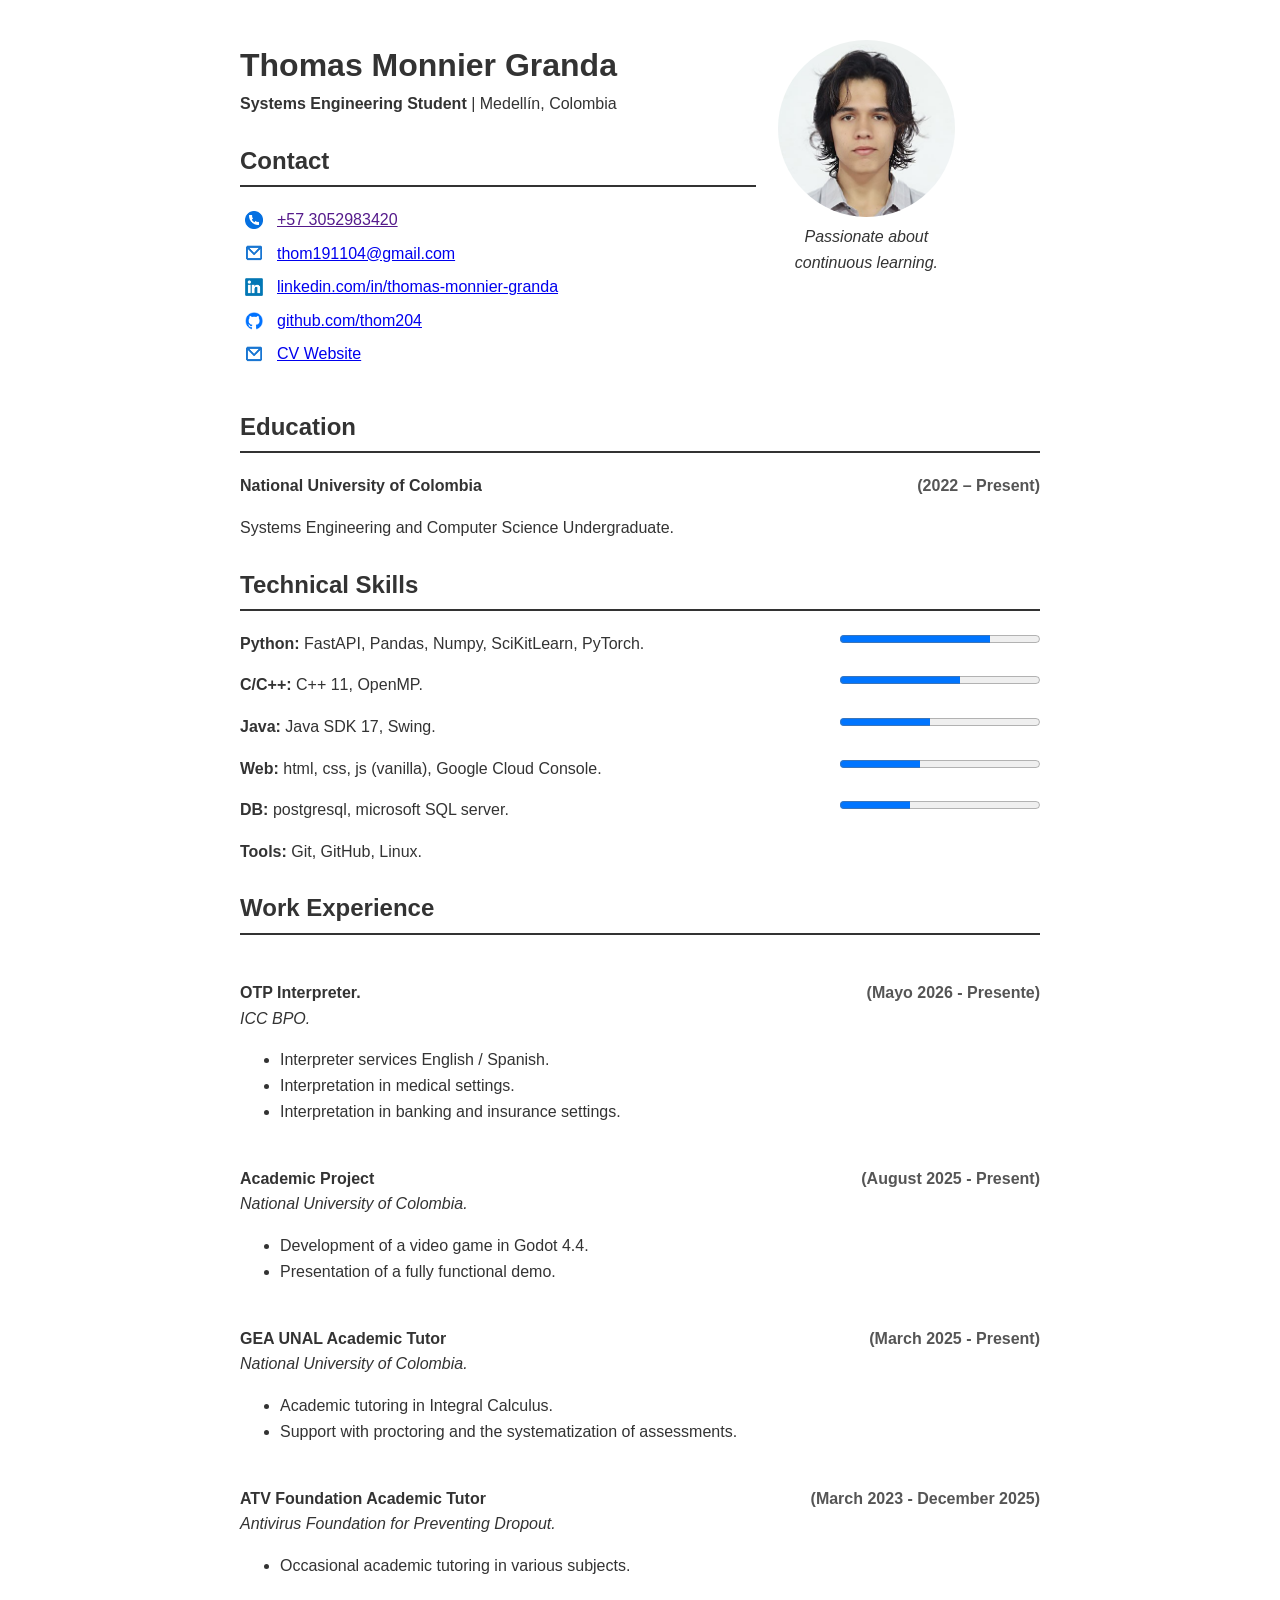
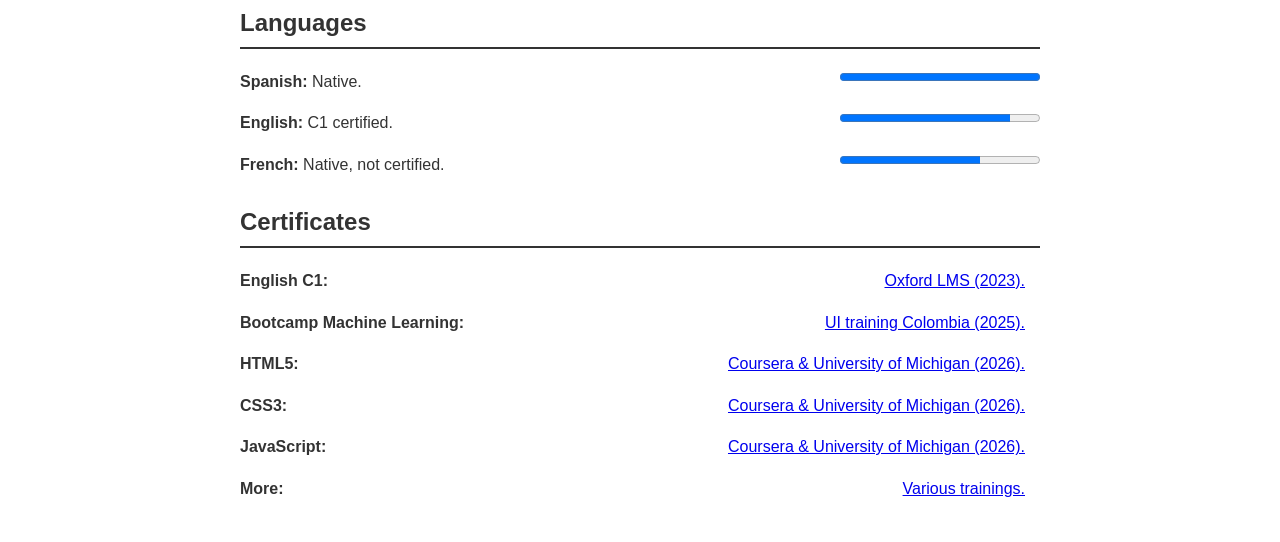
<file: index.html>
<!DOCTYPE html>
<html lang="en">
<head>
    <meta charset="UTF-8">
    <title>Thomas Monnier Granda CV</title>
    <link rel="stylesheet" href="style.css">
</head>
<body>

    <header>
        <div>
            <h1>Thomas Monnier Granda</h1>
            <p><strong>Systems Engineering Student </strong>| Medellín, Colombia</p>

            <h2>Contact</h2>            
            <ul class = "contact" style="list-style: none">
                <li class = "nats" id = "Phone number" style="background-image: url('telephone.png');"><a href="" target="_blank">+57 3052983420</a></li>
                <li class = "nats" id = "Email"><a href="mailto:thon191104@gmail.com">thom191104@gmail.com</a></li>
                <li class = "nats" id = "LinkedIn" style="background-image: url('linkedin_favicon.png');"><a href="https://linkedin.com/in/thomas-monnier-granda" target="_blank">linkedin.com/in/thomas-monnier-granda</a></li>
                <li class = "nats" id = "GitHub" style="background-image: url('github_favicon.png');"><a href="https://www.github.com/thom204" target="_blank">github.com/thom204</a></li>
                <li class = "nats" id = "WebSite"><a href="https://thom204.github.io/CV/">CV Website</a></li>
            </ul>
        </div>
        <figure class = "nats"><img src="thonas.jpg" alt="profile picture"><figcaption><i class="nats">Passionate about continuous learning.</i></figcaption></figure>
    </header>

    <main>
        <section id="formacion">
            <h2>Education</h2>
            <article>
                <div class="job-header">
                    <span>National University of Colombia</span>
                    <span class="date">(2022 – Present)</span>
                </div>
                <p>Systems Engineering and Computer Science Undergraduate.</p>
            </article>
        </section>

        <section id="habilidades">
            <h2>Technical Skills</h2>
            <p class = "skill"><strong>Python:</strong> FastAPI, Pandas, Numpy, SciKitLearn, PyTorch.<progress value = "75" max="100">Experienced</progress></p>
            <p class = "skill"><strong>C/C++:</strong> C++ 11, OpenMP. <progress value = "60" max="100">Mid level</progress></p>
            <p class = "skill"><strong>Java:</strong> Java SDK 17, Swing. <progress value = "45" max = "100">Mid level</progress></p>
            <p class = "skill"><strong>Web:</strong> html, css, js (vanilla), Google Cloud Console. <progress value = "40" max="100">Junior</progress></p>
            <p class = "skill"><strong>DB:</strong> postgresql, microsoft SQL server. <progress value = "35" max = "100">Junior</progress></p>
            <p class = "skill"><strong>Tools:</strong> Git, GitHub, Linux.</p>
        </section>


        <section id="experiencia">
            <h2>Work Experience</h2>
            <br>
            <article>
                <div class="job-header">
                    <span><b>OTP Interpreter.</b></span>
                    <span class="date">(Mayo 2026 - Presente)</span>
                </div>
                <span><i>ICC BPO.</i></span>
                <ul>
                    <li>Interpreter services English / Spanish.</li>
                    <li>Interpretation in medical settings.</li>
                    <li>Interpretation in banking and insurance settings.</li>
                </ul>
            </article>
            <br>
            <article>
                <div class="job-header">
                    <span><b>Academic Project</b></span>
                    <span class="date">(August 2025 - Present)</span>
                </div>
                <span><i>National University of Colombia.</i></span>
                <ul>
                    <li>Development of a video game in Godot 4.4.</li>
                    <li>Presentation of a fully functional demo.</li>
                </ul>
            </article>
            <br>
            <article>
                <div class="job-header">
                    <span><b>GEA UNAL Academic Tutor</b></span>
                    <span class="date">(March 2025 - Present)</span>
                </div>
                <span><i>National University of Colombia.</i></span>
                <ul>
                    <li>Academic tutoring in Integral Calculus.</li>
                    <li>Support with proctoring and the systematization of assessments.</li>
                </ul>
            </article>
            <br>
            <article>
                <div class="job-header">
                    <span><b>ATV Foundation Academic Tutor</b></span>
                    <span class="date">(March 2023 - December 2025)</span>
                </div>
                <span><i>Antivirus Foundation for Preventing Dropout.</i></span>
                <ul>
                    <li>Occasional academic tutoring in various subjects.</li>
                </ul>
            </article>

        </section>


        <section id = "idiomas">
            <h2>Languages</h2>
            <p class = "skill"><strong>Spanish:</strong> Native.<progress value = "100" max="100">Mid level</progress></p>
            <p class = "skill"><strong>English:</strong> C1 certified.<progress value = "85" max="100">Mid level</progress></p>
            <p class = "skill"><strong>French:</strong> Native, not certified. <progress value = "70" max="100">Mid level</progress></p>
        </section>

        <section id = "certificates">
            <h2>Certificates</h2>
            <p><strong>English C1:</strong> <a href="https://drive.google.com/file/d/1DFYclZLSsvCA1lEmCleEXO1F4YN1NQ0H/view?usp=drive_link" target="_blank"> Oxford LMS (2023).</a></p>
            <p><strong>Bootcamp Machine Learning:</strong> <a href="https://drive.google.com/file/d/1ngA2L0c5LaVwTw6hCEINxq6SC86e-KhB/view?usp=drive_link" target="_blank"> UI training Colombia (2025).</a></p>
            <p><strong>HTML5:</strong> <a href="https://drive.google.com/file/d/1J8PS8hbBQRYXPaD6PbsJYQoX4-aZ9AAq/view?usp=drive_link" target="_blank"> Coursera & University of Michigan (2026).</a></p>
            <p><strong>CSS3:</strong> <a href="https://drive.google.com/file/d/1xmxvpSUJpry9a50axkxEhRKc8qydB7U1/view?usp=drive_link" target="_blank"> Coursera & University of Michigan (2026).</a></p>
            <p><strong>JavaScript:</strong> <a href="https://drive.google.com/file/d/1iEdY4hUMWg7lLpjsThUdxecl5URyrErk/view?usp=drive_link" target="_blank"> Coursera & University of Michigan (2026).</a></p>
            <p><strong>More:</strong> <a href="https://drive.google.com/drive/folders/1fJfVV7tiWXIPMMLW-1UoXBksyVkDrd0X?usp=sharing" target="_blank"> Various trainings.</a></p>
        </section>
    </main>

    <!--<script src = "script.js"></script>-->
</body>
</html>
</file>
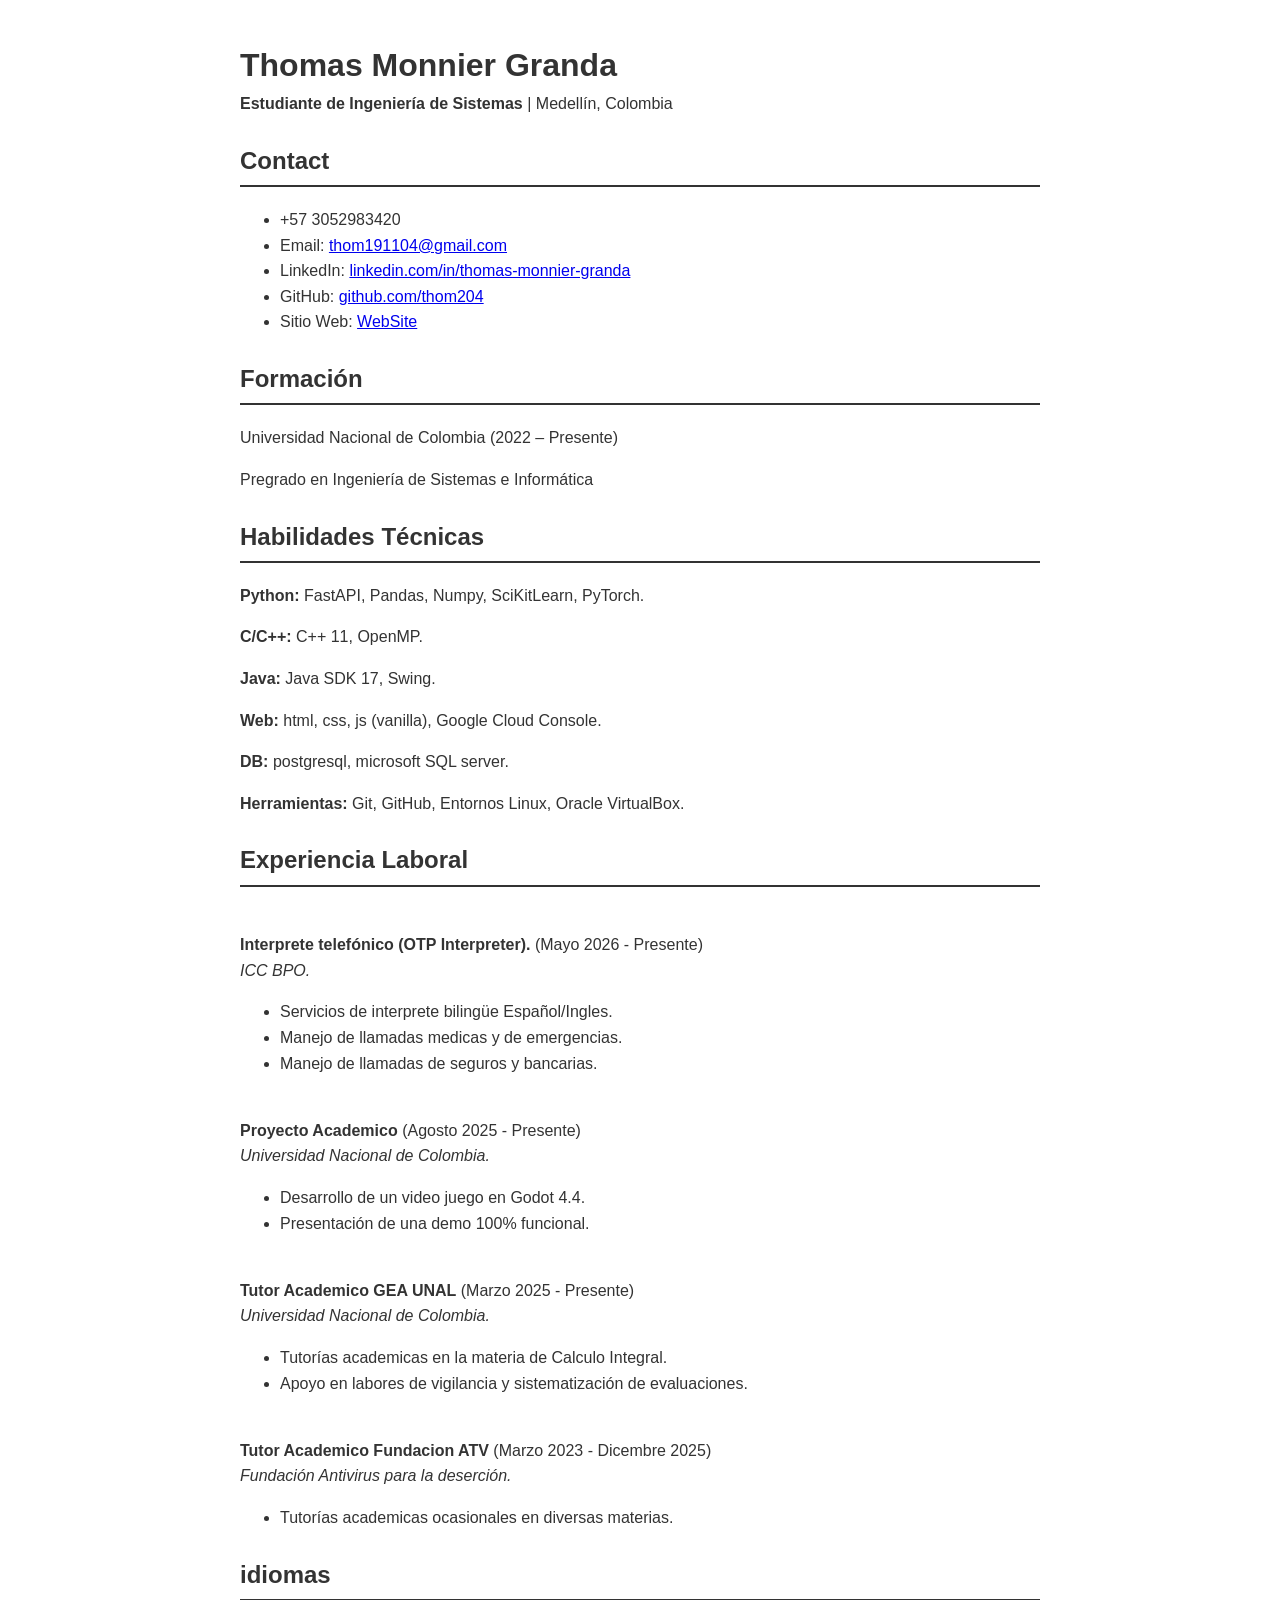
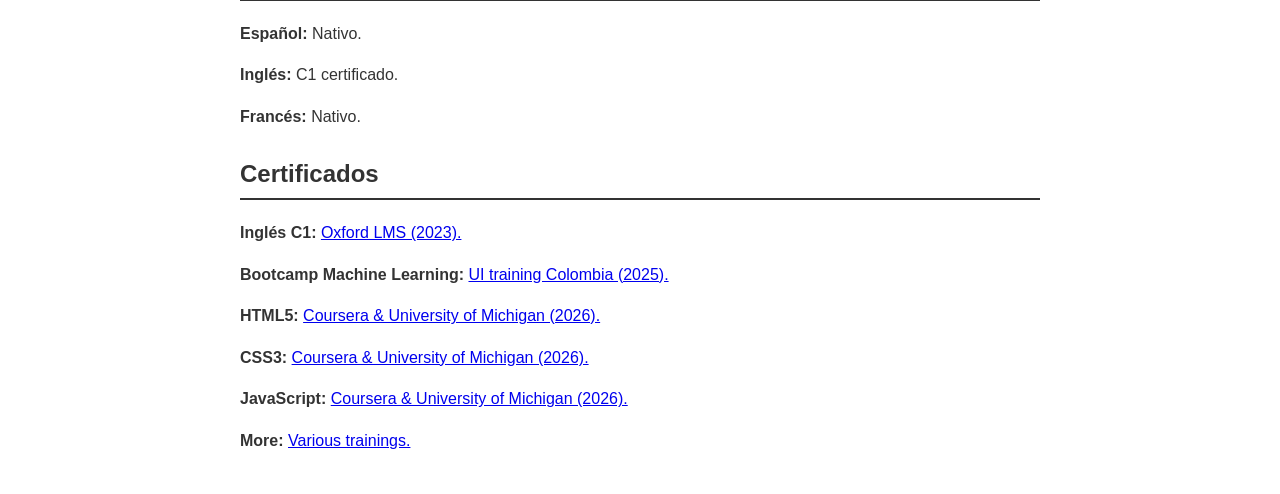
<file: ats.html>
<!DOCTYPE html>
<html lang="es">
<head>
    <meta charset="UTF-8">
    <title>Thomas Monnier Granda CV</title>
    <link rel="stylesheet" href="atStyle.css">
</head>
<body>

    <header>
        <div>
            <h1>Thomas Monnier Granda</h1>
            <p><strong>Estudiante de Ingeniería de Sistemas </strong>| Medellín, Colombia</p>

            <h2>Contact</h2>            
            <ul class = "contact" style="list-style: none">
                <li class = "nats" id = "Numero de contacto" href="" target="_blank">+57 3052983420</a></li>
                <li class = "nats" id = "Email"><a href="mailto:thon191104@gmail.com">thom191104@gmail.com</a></li>
                <li class = "nats" id = "LinkedIn"><a href="https://linkedin.com/in/thomas-monnier-granda" target="_blank">linkedin.com/in/thomas-monnier-granda</a></li>
                <li class = "nats" id = "GitHub"><a href="https://www.github.com/thom204" target="_blank">github.com/thom204</a></li>
                <li class = "nats" id = "Sitio Web"><a href="https://thom204.github.io/CV/">WebSite</a></li>
            </ul>
        </div>
        <figure class = "nats"><img src="thonas.jpg" alt="profile picture"><figcaption><i>Amante apasionado del aprendizaje continuo.</i></figcaption></figure>
    </header>

    <main>
        <section id="formacion">
            <h2>Formación</h2>
            <article>
                <div class="job-header">
                    <span>Universidad Nacional de Colombia</span>
                    <span class="date">(2022 – Presente)</span>
                </div>
                <p>Pregrado en Ingeniería de Sistemas e Informática</p>
            </article>
        </section>

        <section id="habilidades">
            <h2>Habilidades Técnicas</h2>
            <p class = "skill"><strong>Python:</strong> FastAPI, Pandas, Numpy, SciKitLearn, PyTorch.<progress value = "75" max="100">Experienced</progress></p>
            <p class = "skill"><strong>C/C++:</strong> C++ 11, OpenMP. <progress value = "60" max="100">Mid level</progress></p>
            <p class = "skill"><strong>Java:</strong> Java SDK 17, Swing. <progress value = "45" max = "100">Mid level</progress></p>
            <p class = "skill"><strong>Web:</strong> html, css, js (vanilla), Google Cloud Console. <progress value = "40" max="100">Junior</progress></p>
            <p class = "skill"><strong>DB:</strong> postgresql, microsoft SQL server. <progress value = "35" max = "100">Junior</progress></p>
            <p class = "skill"><strong>Herramientas:</strong> Git, GitHub, Entornos Linux, Oracle VirtualBox.</p>
        </section>


        <section id="experiencia">
            <h2>Experiencia Laboral</h2>
            <br>
            <article>
                <div class="job-header">
                    <span><b>Interprete telefónico (OTP Interpreter).</b></span>
                    <span class="date">(Mayo 2026 - Presente)</span>
                </div>
                <span><i>ICC BPO.</i></span>
                <ul>
                    <li>Servicios de interprete bilingüe Español/Ingles.</li>
                    <li>Manejo de llamadas medicas y de emergencias.</li>
                    <li>Manejo de llamadas de seguros y bancarias.</li>
                </ul>
            </article>
            <br>
            <article>
                <div class="job-header">
                    <span><b>Proyecto Academico</b></span>
                    <span class="date">(Agosto 2025 - Presente)</span>
                </div>
                <span><i>Universidad Nacional de Colombia.</i></span>
                <ul>
                    <li>Desarrollo de un video juego en Godot 4.4.</li>
                    <li>Presentación de una demo 100% funcional.</li>
                </ul>
            </article>
            <br>
            <article>
                <div class="job-header">
                    <span><b>Tutor Academico GEA UNAL</b></span>
                    <span class="date">(Marzo 2025 - Presente)</span>
                </div>
                <span><i>Universidad Nacional de Colombia.</i></span>
                <ul>
                    <li>Tutorías academicas en la materia de Calculo Integral.</li>
                    <li>Apoyo en labores de vigilancia y sistematización de evaluaciones.</li>
                </ul>
            </article>
            <br>
            <article>
                <div class="job-header">
                    <span><b>Tutor Academico Fundacion ATV</b></span>
                    <span class="date">(Marzo 2023 - Dicembre 2025)</span>
                </div>
                <span><i>Fundación Antivirus para la deserción.</i></span>
                <ul>
                    <li>Tutorías academicas ocasionales en diversas materias.</li>
                </ul>
            </article>
           

        </section>


        <section id = "idiomas">
            <h2>idiomas</h2>
            <p class = "skill"><strong>Español:</strong> Nativo.<progress value = "100" max="100"></progress></p>
            <p class = "skill"><strong>Inglés:</strong> C1 certificado.<progress value = "85" max="100"></progress></p>
            <p class = "skill"><strong>Francés:</strong> Nativo. <progress value = "70" max="100"></progress></p>
        </section>

        <section id = "certificates">
            <h2>Certificados</h2>
            <p><strong>Inglés C1:</strong> <a href="https://drive.google.com/file/d/1DFYclZLSsvCA1lEmCleEXO1F4YN1NQ0H/view?usp=drive_link" target="_blank"> Oxford LMS (2023).</a></p>
            <p><strong>Bootcamp Machine Learning:</strong> <a href="https://drive.google.com/file/d/1ngA2L0c5LaVwTw6hCEINxq6SC86e-KhB/view?usp=drive_link" target="_blank"> UI training Colombia (2025).</a></p>
            <p><strong>HTML5:</strong> <a href="https://drive.google.com/file/d/1J8PS8hbBQRYXPaD6PbsJYQoX4-aZ9AAq/view?usp=drive_link" target="_blank"> Coursera & University of Michigan (2026).</a></p>
            <p><strong>CSS3:</strong> <a href="https://drive.google.com/file/d/1xmxvpSUJpry9a50axkxEhRKc8qydB7U1/view?usp=drive_link" target="_blank"> Coursera & University of Michigan (2026).</a></p>
            <p><strong>JavaScript:</strong> <a href="https://drive.google.com/file/d/1iEdY4hUMWg7lLpjsThUdxecl5URyrErk/view?usp=drive_link" target="_blank"> Coursera & University of Michigan (2026).</a></p>
            <p><strong>More:</strong> <a href="https://drive.google.com/drive/folders/1fJfVV7tiWXIPMMLW-1UoXBksyVkDrd0X?usp=sharing" target="_blank"> Various trainings.</a></p>
        </section>
    </main>

    <script src = "script.js"></script>
</body>
</html>
</file>
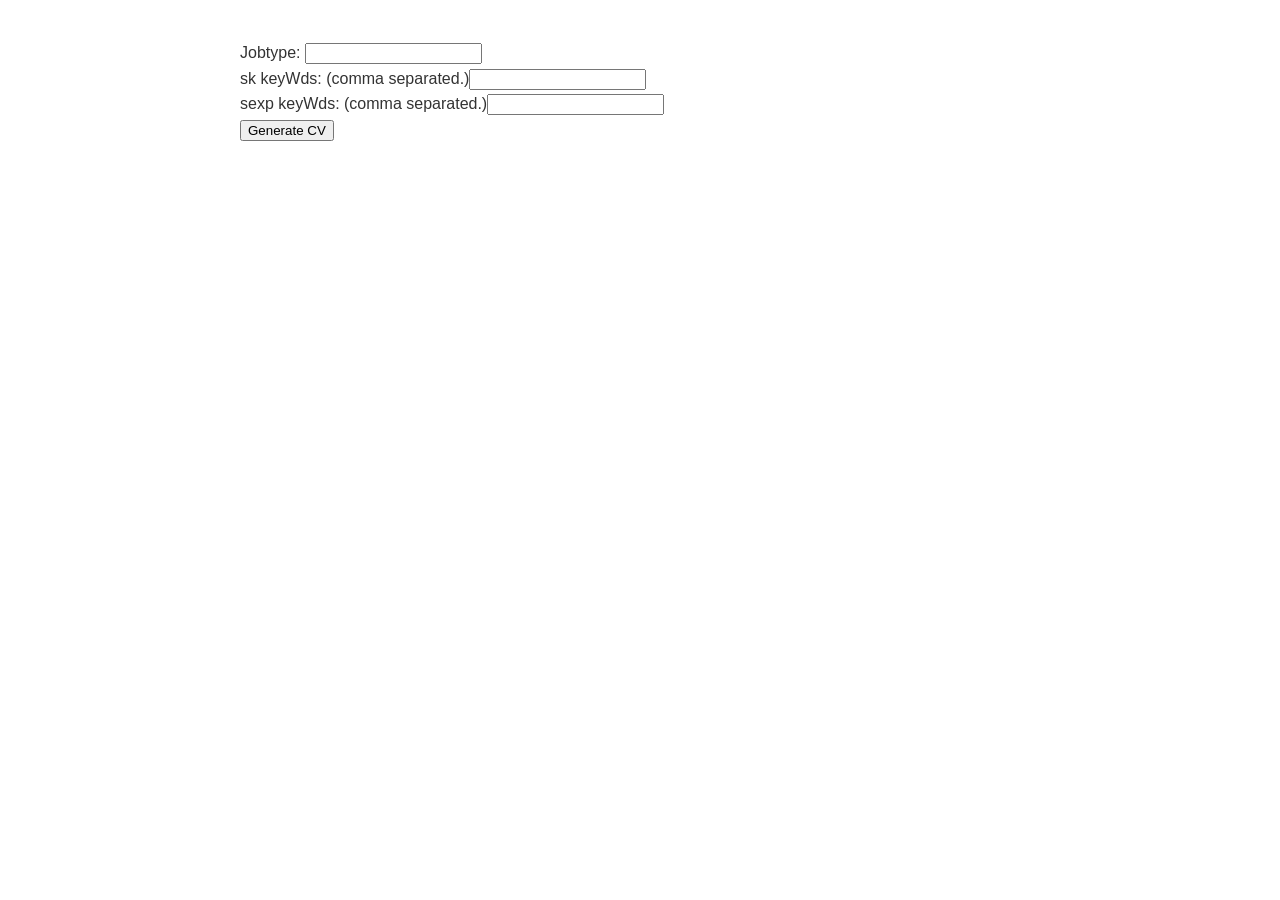
<file: gen.html>
<!DOCTYPE html>
<html lang="en">
<head>
    <meta charset="UTF-8">
    <meta name="viewport" content="width=device-width, initial-scale=1.0">
    <title>Document</title>
    <link rel = "stylesheet" href="style.css">
</head>
<body>
    <form action="ats.html" method="GET">
        <span><label for = "jt">Jobtype: </label><input name = "jt" type="text"></span>
        <span><label for = "skkw">sk keyWds: (comma separated.)</label><input name = "skkw" type="text"></span>
        <span><label for = "expkw">sexp keyWds: (comma separated.)</label><input name = "expkw" type="text"></span>
        <button type="submit">Generate CV</button>
    </article>
</body>
</html>
</file>
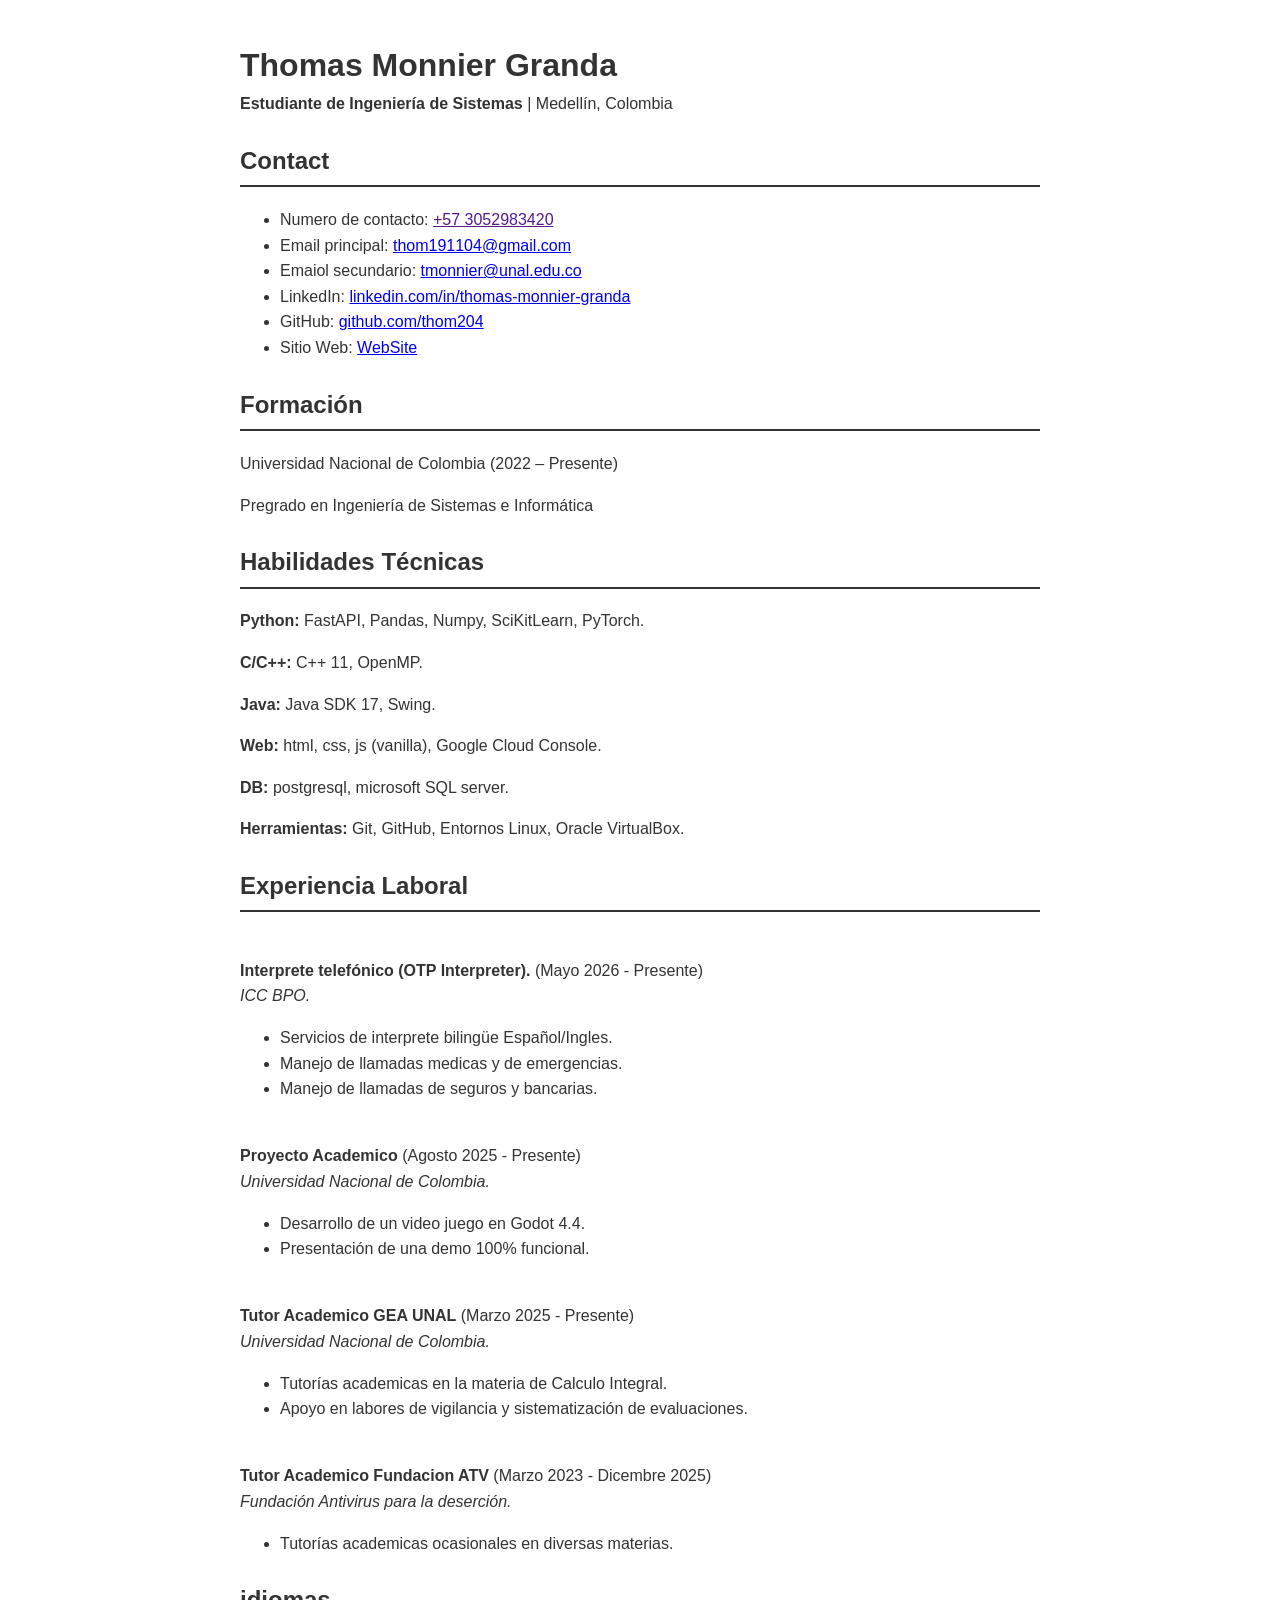
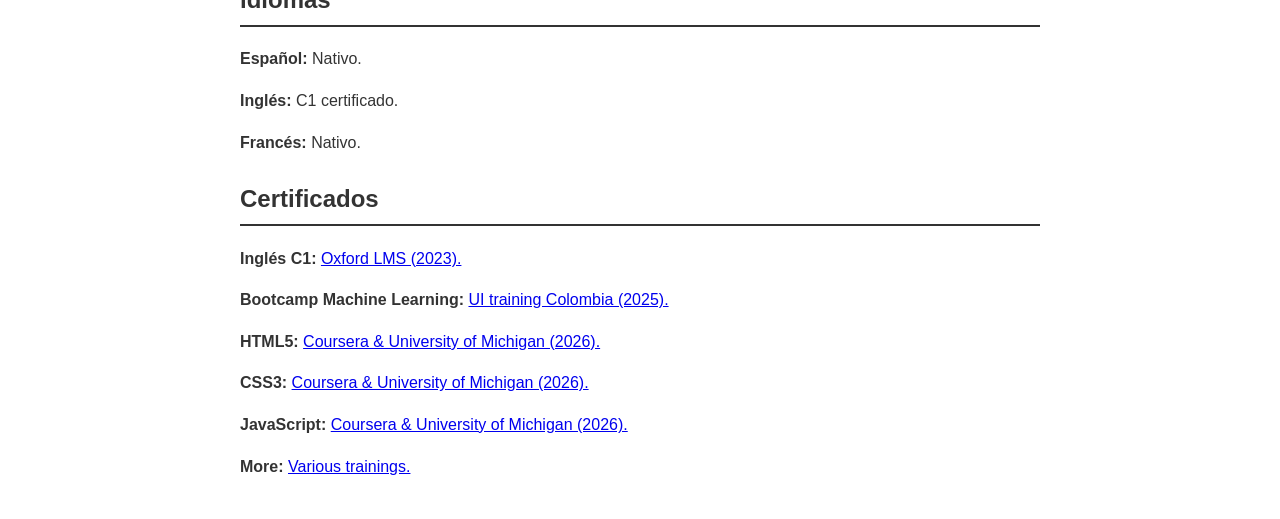
<file: spindex.html>
<!DOCTYPE html>
<html lang="es">
<head>
    <meta charset="UTF-8">
    <title>CV de Thomas Monnier Granda</title>
    <link rel="stylesheet" href="atStyle.css">
</head>
<body>

    <header>
        <div>
            <h1>Thomas Monnier Granda</h1>
            <p><strong>Estudiante de Ingeniería de Sistemas </strong>| Medellín, Colombia</p>

            <h2>Contact</h2>            
            <ul class = "contact" style="list-style: none">
                <li class = "nats" id = "Numero de contacto" style="background-image: url('telephone.png');"><a href="" target="_blank">+57 3052983420</a></li>
                <li class = "nats" id = "Email principal"><a href="mailto:thon191104@gmail.com">thom191104@gmail.com</a></li>
                <li class = "nats" id = "Emaiol secundario"><a href="mailto:tmonnier@unal.edu.co">tmonnier@unal.edu.co</a></li>
                <li class = "nats" id = "LinkedIn" style="background-image: url('linkedin_favicon.png');"><a href="https://linkedin.com/in/thomas-monnier-granda" target="_blank">linkedin.com/in/thomas-monnier-granda</a></li>
                <li class = "nats" id = "GitHub" style="background-image: url('github_favicon.png');"><a href="https://www.github.com/thom204" target="_blank">github.com/thom204</a></li>
                <li class = "nats" id = "Sitio Web"><a href="https://thom204.github.io/CV/">WebSite</a></li>
            </ul>
        </div>
        <figure class = "nats"><img src="thonas.jpg" alt="profile picture"><figcaption><i>Amante apasionado del aprendizaje continuo.</i></figcaption></figure>
    </header>

    <main>
        <section id="formacion">
            <h2>Formación</h2>
            <article>
                <div class="job-header">
                    <span>Universidad Nacional de Colombia</span>
                    <span class="date">(2022 – Presente)</span>
                </div>
                <p>Pregrado en Ingeniería de Sistemas e Informática</p>
            </article>
        </section>

        <section id="habilidades">
            <h2>Habilidades Técnicas</h2>
            <p class = "skill"><strong>Python:</strong> FastAPI, Pandas, Numpy, SciKitLearn, PyTorch.<progress value = "75" max="100">Experienced</progress></p>
            <p class = "skill"><strong>C/C++:</strong> C++ 11, OpenMP. <progress value = "60" max="100">Mid level</progress></p>
            <p class = "skill"><strong>Java:</strong> Java SDK 17, Swing. <progress value = "45" max = "100">Mid level</progress></p>
            <p class = "skill"><strong>Web:</strong> html, css, js (vanilla), Google Cloud Console. <progress value = "40" max="100">Junior</progress></p>
            <p class = "skill"><strong>DB:</strong> postgresql, microsoft SQL server. <progress value = "35" max = "100">Junior</progress></p>
            <p class = "skill"><strong>Herramientas:</strong> Git, GitHub, Entornos Linux, Oracle VirtualBox.</p>
        </section>


        <section id="experiencia">
            <h2>Experiencia Laboral</h2>
            <br>
            <article>
                <div class="job-header">
                    <span><b>Interprete telefónico (OTP Interpreter).</b></span>
                    <span class="date">(Mayo 2026 - Presente)</span>
                </div>
                <span><i>ICC BPO.</i></span>
                <ul>
                    <li>Servicios de interprete bilingüe Español/Ingles.</li>
                    <li>Manejo de llamadas medicas y de emergencias.</li>
                    <li>Manejo de llamadas de seguros y bancarias.</li>
                </ul>
            </article>
            <br>
            <article>
                <div class="job-header">
                    <span><b>Proyecto Academico</b></span>
                    <span class="date">(Agosto 2025 - Presente)</span>
                </div>
                <span><i>Universidad Nacional de Colombia.</i></span>
                <ul>
                    <li>Desarrollo de un video juego en Godot 4.4.</li>
                    <li>Presentación de una demo 100% funcional.</li>
                </ul>
            </article>
            <br>
            <article>
                <div class="job-header">
                    <span><b>Tutor Academico GEA UNAL</b></span>
                    <span class="date">(Marzo 2025 - Presente)</span>
                </div>
                <span><i>Universidad Nacional de Colombia.</i></span>
                <ul>
                    <li>Tutorías academicas en la materia de Calculo Integral.</li>
                    <li>Apoyo en labores de vigilancia y sistematización de evaluaciones.</li>
                </ul>
            </article>
            <br>
            <article>
                <div class="job-header">
                    <span><b>Tutor Academico Fundacion ATV</b></span>
                    <span class="date">(Marzo 2023 - Dicembre 2025)</span>
                </div>
                <span><i>Fundación Antivirus para la deserción.</i></span>
                <ul>
                    <li>Tutorías academicas ocasionales en diversas materias.</li>
                </ul>
            </article>
           

        </section>


        <section id = "idiomas">
            <h2>idiomas</h2>
            <p class = "skill"><strong>Español:</strong> Nativo.<progress value = "100" max="100"></progress></p>
            <p class = "skill"><strong>Inglés:</strong> C1 certificado.<progress value = "85" max="100"></progress></p>
            <p class = "skill"><strong>Francés:</strong> Nativo. <progress value = "70" max="100"></progress></p>
        </section>

        <section id = "certificates">
            <h2>Certificados</h2>
            <p><strong>Inglés C1:</strong> <a href="https://drive.google.com/file/d/1DFYclZLSsvCA1lEmCleEXO1F4YN1NQ0H/view?usp=drive_link" target="_blank"> Oxford LMS (2023).</a></p>
            <p><strong>Bootcamp Machine Learning:</strong> <a href="https://drive.google.com/file/d/1ngA2L0c5LaVwTw6hCEINxq6SC86e-KhB/view?usp=drive_link" target="_blank"> UI training Colombia (2025).</a></p>
            <p><strong>HTML5:</strong> <a href="https://drive.google.com/file/d/1J8PS8hbBQRYXPaD6PbsJYQoX4-aZ9AAq/view?usp=drive_link" target="_blank"> Coursera & University of Michigan (2026).</a></p>
            <p><strong>CSS3:</strong> <a href="https://drive.google.com/file/d/1xmxvpSUJpry9a50axkxEhRKc8qydB7U1/view?usp=drive_link" target="_blank"> Coursera & University of Michigan (2026).</a></p>
            <p><strong>JavaScript:</strong> <a href="https://drive.google.com/file/d/1iEdY4hUMWg7lLpjsThUdxecl5URyrErk/view?usp=drive_link" target="_blank"> Coursera & University of Michigan (2026).</a></p>
            <p><strong>More:</strong> <a href="https://drive.google.com/drive/folders/1fJfVV7tiWXIPMMLW-1UoXBksyVkDrd0X?usp=sharing" target="_blank"> Various trainings.</a></p>
        </section>
    </main>

    <script src = "script.js"></script>
</body>
</html>
</file>
<file: style.css>
body { 
    font-family: Arial, sans-serif; 
    line-height: 1.6; 
    max-width: 800px; 
    margin: 40px auto; 
    color: #333; 
    padding-left: 3%;
    padding-right: 3%;
}

header {
    display: inline-flex;
}

header div {
    width: 70%;
}

figure {
   margin: 0px;
   width: 30%;
}

img {
    margin: 10%;
    margin-top: 0;
    margin-bottom: 0;
    border-radius: 100%;
    width: 80%;
}

figcaption {
    margin: 5%;
    margin-top: 0;
    margin-bottom: 0;
    text-align: center;
}

h1 { 
    margin-top: 0;
    margin-bottom: 0;
}

h1 + p {
    margin-top: 0;
}

h2 { 
    border-bottom: 2px solid #333; 
    padding-bottom: 5px; 
    margin-top: 25px; 
}

h3 {
    margin-bottom: 0;
}

h3 + ul {
    margin-top: 0;
}

.contact {
    padding-left: 5px;
}

.contact li {
    background: url('mail_favicon.png') no-repeat left center;
    background-size: 18px 18px; /* Adjust size to match favicon */
    padding-left: 32px; /* Space for the icon */
    margin-bottom: 8px;
}

.job-header { 
    display: flex; 
    justify-content: space-between; 
    font-weight: bold;
}

.date { 
    color: #555; 
}


.skill progress {
    width: 25%;
    float: right;
}

p a {
    float: right;
    margin-right: 15px;
}

#web {
    display: none;
}

form span {
    display: block;
}

/* Esto asegura que al imprimir sea limpio */
@media print { body { margin: 0; } }
</file>
<file: atStyle.css>
body { 
    font-family: Arial, sans-serif; 
    line-height: 1.6; 
    max-width: 800px; 
    margin: 40px auto; 
    color: #333; 
}

h1 { 
    margin-top: 0;
    margin-bottom: 0;
}

h1 + p {
    margin-top: 0;
}

h2 { 
    border-bottom: 2px solid #333; 
    padding-bottom: 5px; 
    margin-top: 25px; 
}

h3 {
    margin-bottom: 0;
}

h3 + ul {
    margin-top: 0;
}

.nats {
    background-image: none;
}

.skill progress, .nats img, figcaption {
    display: none;
}

.skill {
    display: block;
}

.skill  p, ul p {
    display: inline;
}

.invisi {
    color: #ffffff;
    float: inline-end;
    margin: 0px;
}

/* Esto asegura que al imprimir sea limpio */
@media print { body { margin: 0; } }
</file>
